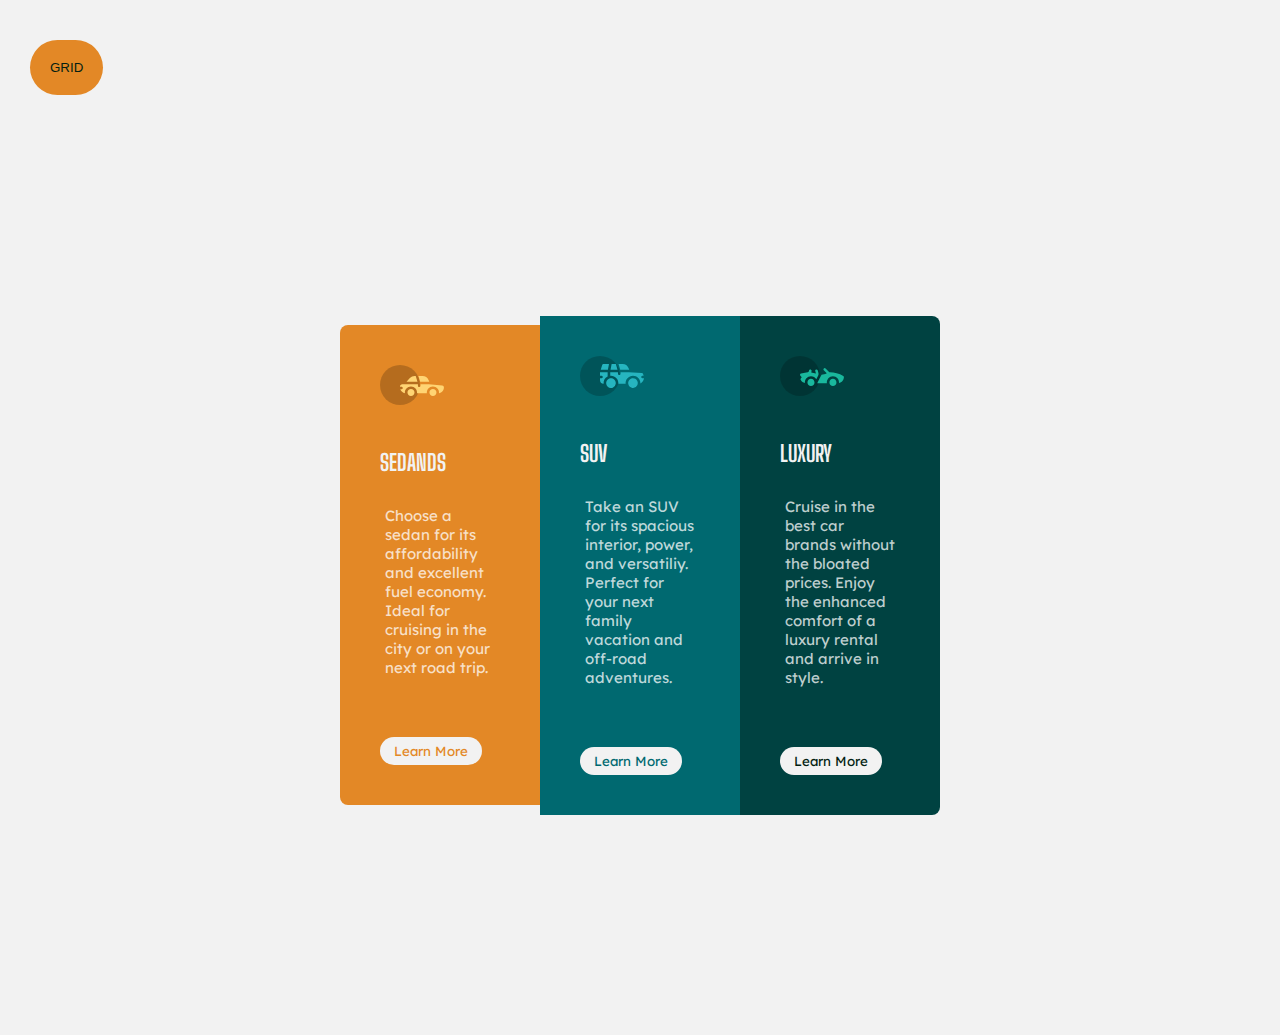
<file: index.html>
<!DOCTYPE html>
<html lang="en">
<head>
    <meta charset="UTF-8">
    <meta http-equiv="X-UA-Compatible" content="IE=edge">
    <meta name="viewport" content="width=device-width, initial-scale=1.0">
    <title>flex box</title>
    <link rel="stylesheet" href="style.css">
</head>
<body>
    <header>
        <button class="grid"> <a href="grid.html">grid</a></button>
    </header>
    <main>
        <div class="container">
            <div class="item1">
                <img src="icon-sedans.svg" alt="sedans-icon" />
                <h2>sedands</h2>
                <p>Choose a sedan for its affordability and excellent fuel economy. Ideal for cruising in the city or on your next road trip.</p>
                <button class="more">Learn More</button>
            </div>

            <div class="item2">
                <img src="icon-suvs.svg" alt="suvs-icon" />
                <h2>suv</h2>
                <p>Take an SUV for its spacious interior, power, and versatiliy. Perfect for your next family vacation and off-road adventures. </p>
                <button class="more2">Learn More</button>
            </div>

            <div class="item3">
                <img src="icon-luxury.svg" alt="luxury-icon" />
                <h2>luxury</h2>
                <p>Cruise in the best car brands without the bloated prices. Enjoy the enhanced comfort of a luxury rental and arrive in style.</p>
                <button class="more3">Learn More</button>
            </div>
        </div>
    </main>
</body>
</html>
</file>
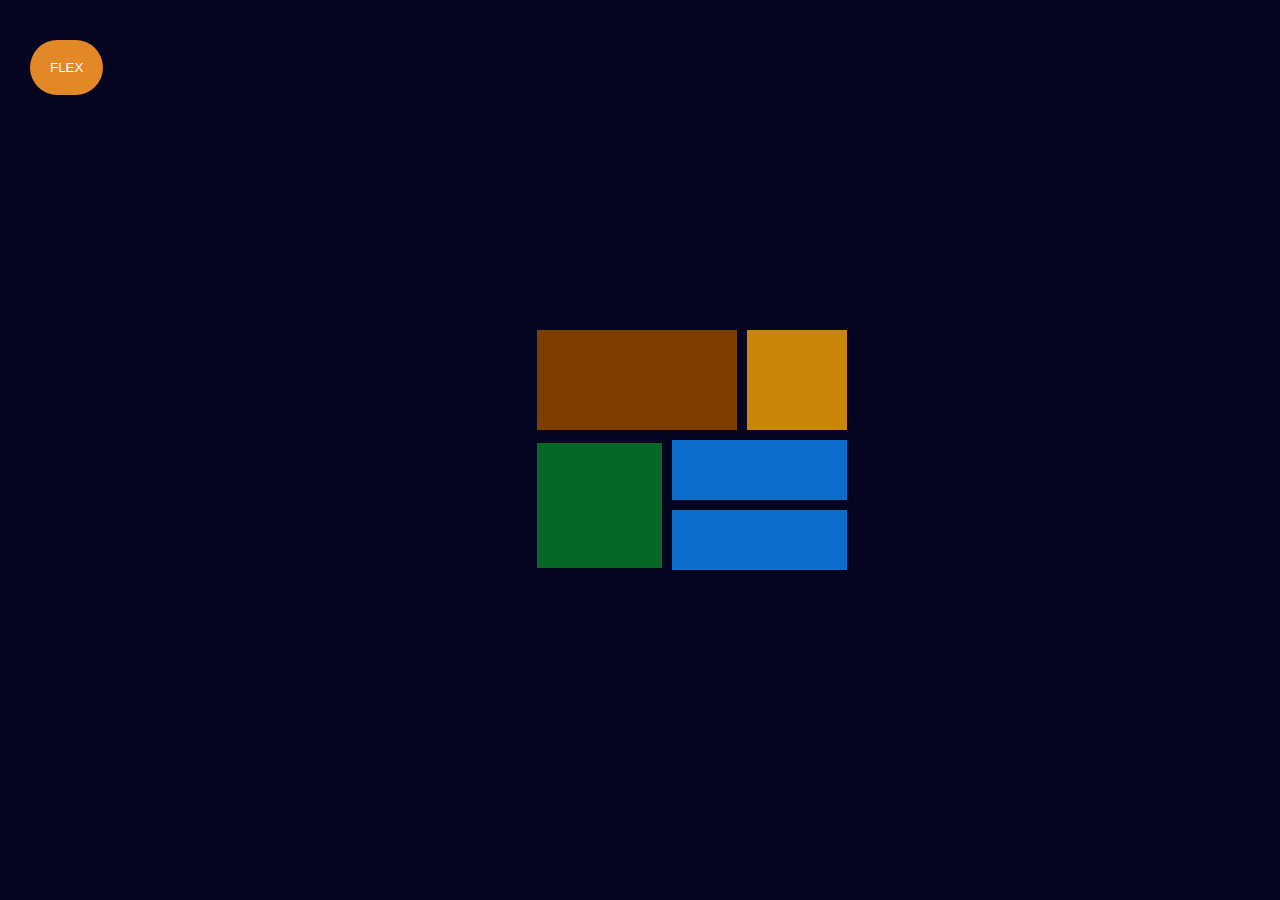
<file: grid.html>
<!DOCTYPE html>
<html lang="en">
<head>
    <meta charset="UTF-8">
    <meta http-equiv="X-UA-Compatible" content="IE=edge">
    <meta name="viewport" content="width=device-width, initial-scale=1.0">
    <title>grid</title>
    <link rel="stylesheet" href="grid.css">
</head>
<body>
    <header>
        <button class="flex"> <a href="index.html">flex</a></button>
    </header>
    <main>
                <div class="box1"></div>
                <div class="box2"></div>
                <div class="box3"></div>
                <div class="box4"></div>
                <div class="box5"></div>
    </main>


</body>
</html>
</file>
<file: style.css>
@import url('https://fonts.googleapis.com/css2?family=Lexend+Deca&family=Big+Shoulders+Display&display=swap');
* {
    margin: 0;
    padding: 0;
}

body {
    background-color: hsl(0, 0%, 95%);
    font-size: 15px;
    }

.grid {
    padding: 20px;
    margin-left: 30px;
    margin-top: 40px;
    background-color: hsl(31, 77%, 52%);
    border-radius: 200px;
    border: none;
}
.grid a {
    color: rgb(4, 31, 18);
    text-decoration: none;
    text-transform: uppercase;
}
.grid:hover {
    background-color: transparent;
    border: 2px solid hsl(31, 77%, 52%);
}

main {
    margin: auto;
    width: 50%;
}
.container {
    display: flex;
    flex-direction: row;
    justify-content: center;
    align-items: center;
    min-height: 100vh;
    padding: 20px;
}

h2 {
    font-family: 'Big Shoulders Display';
    text-transform: uppercase;
    color:  hsl(0, 0%, 95%);
    margin-bottom: 25px;
    font-weight: 700;
}

p {
    color: hsla(0, 0%, 100%, 0.75);
    font-weight: 400;
    padding: 5px;
    margin-bottom: 25px;
    font-family: 'Lexend Deca';
}

img {
 margin-bottom: 40px;
}

.more, .more2, .more3 {
    font-family: Lexend Deca;
    font-weight: 400;
    margin-top: 30px;
    border: none;
    border-radius: 16px;
    padding: 6px 14px;
    background-color: hsl(0, 0%, 95%);
}

.more {
    color: hsl(31, 77%, 52%);
}
.more2 {
    color: hsl(184, 100%, 22%);
}
.more3 {
    color: rgb(4, 31, 18);
}
.more:hover, .more2:hover, .more3:hover {
    background-color: transparent;
    color: hsl(0, 0%, 95%);
    border: 2px solid hsl(0, 0%, 95%);
}

.item1 {
    background-color: hsl(31, 77%, 52%);
    border-radius: 8px 0px 0px 8px;
    width: 50%;
    padding: 40px;
}


.item2 {
    background-color:hsl(184, 100%, 22%);
    border-radius: 0px;
    width: 50%;
    padding: 40px;
}

.item3 {
    background-color: hsl(179, 100%, 13%);
    border-radius: 0px 8px 8px 0px;
    width: 50%;
    padding: 40px;
}

@media (max-width: 375px) {
    .container {
        height: 50vh;
    }
    .more, .more2, .more3 {
        padding: 8px 28px;
    }
    
}
</file>
<file: grid.css>
* {
    margin: 0px;
    padding: 0px;
}

body {
    background-color: rgb(5, 5, 34);
    min-height: 100vh;
    display: flex;
}

.flex{
    padding: 20px;
    margin-left: 30px;
    margin-top: 40px;
    background-color: hsl(31, 77%, 52%);
    border-radius: 200px;
    border: none;
}
.flex a {
    color: white;
    text-decoration: none;
    text-transform: uppercase;
}
.flex:hover {
    background-color: transparent;
    border: 2px solid hsl(31, 77%, 52%);
}


main {
    display: grid;
    margin: auto;
    width: 50%;
    flex-direction: column;
    align-items: center;
    justify-content: center;
    grid-template-areas: 
    'A A B'
    'C D D'
    'C E E' ;

}
main div {
    margin: 5px;
}

.box1 {
    grid-area: A;
    padding: 20px 100px 80px 100px;
    background-color: rgb(126, 61, 0);
}

.box2 {
    grid-area: B;
    padding: 20px 80px 80px 20px;
    background-color: rgb(201, 134, 11);
}

.box3 {
    grid-area: C;
    padding: 45px 80px 80px 45px;
    background-color: rgb(5, 104, 38);
}

.box4 {
    grid-area: D;
    padding: 20px 80px 40px 20px;
    background-color: rgb(11, 109, 201);
}

.box5 {
    grid-area: E;
    padding: 20px 80px 40px 20px;
    background-color: rgb(11, 109, 201);
}
</file>
